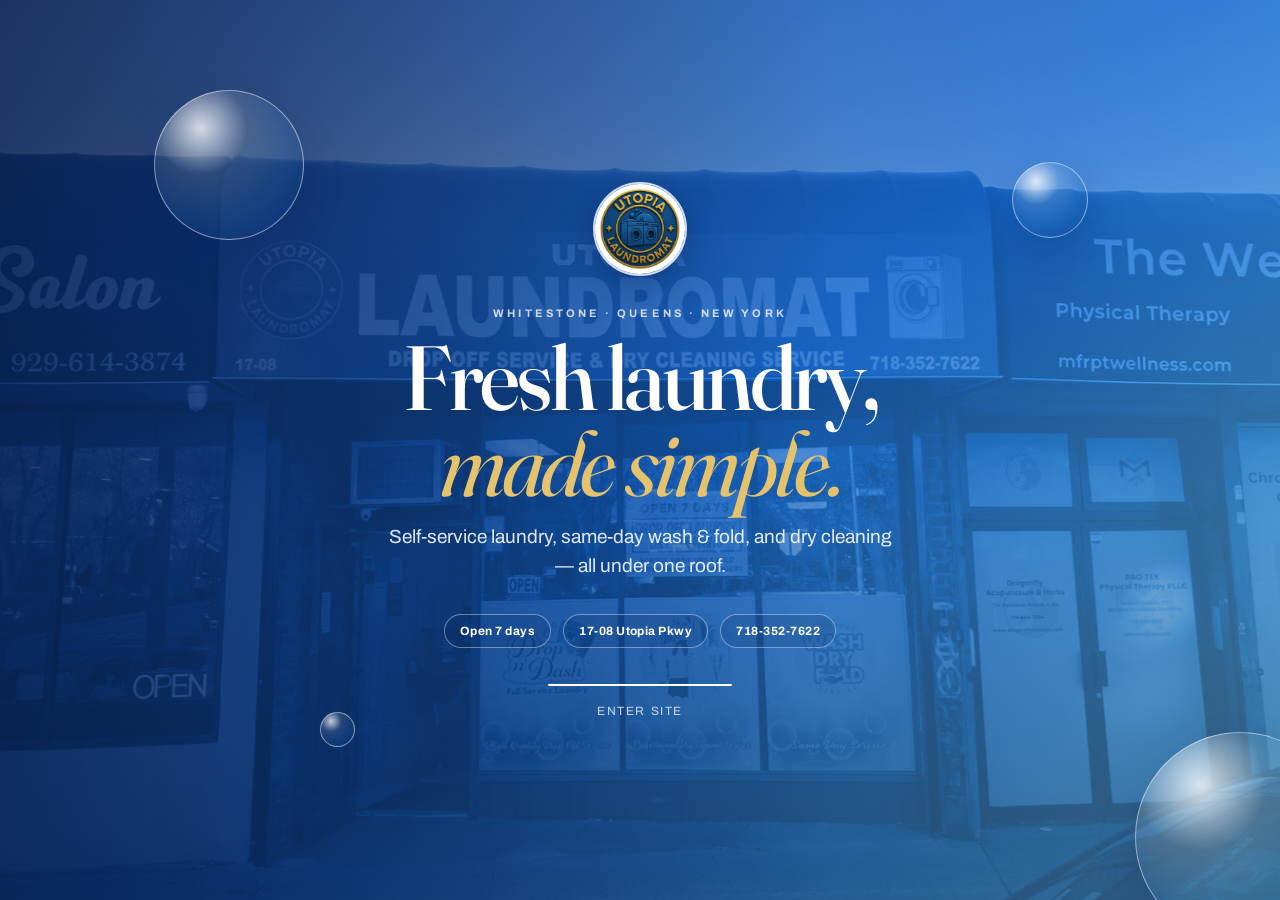
<file: index.html>
<!DOCTYPE html>
<html lang="en">
<head>
<meta charset="UTF-8">
<meta name="viewport" content="width=device-width, initial-scale=1.0">
<meta name="description" content="Utopia Laundromat, Whitestone, NY.">
<title>Utopia Laundromat — Welcome</title>
<link rel="icon" href="images/logo.jpg">
<style>
@import url('https://fonts.googleapis.com/css2?family=Archivo:wght@500;600;700;800&family=Fraunces:opsz,wght@9..144,400;9..144,500;9..144,600&display=swap');
:root{--navy:#102f74;--blue:#2670d9;--cream:#fffdfa;--gold:#e5c36c}
*{box-sizing:border-box} html,body{height:100%;margin:0} body{overflow:hidden;background:var(--navy);color:var(--cream);font-family:Archivo,Arial,sans-serif}
.screen{position:relative;min-height:100%;isolation:isolate;display:grid;place-items:center;overflow:hidden;background:linear-gradient(137deg,#0c2a67 0%,#1965c3 53%,#71c4ef 100%)}
.screen::after{content:"";position:absolute;inset:0;z-index:-1;background:linear-gradient(90deg,rgba(6,22,59,.56),transparent 65%),linear-gradient(0deg,rgba(4,20,57,.38),transparent 52%)}
.store{position:absolute;inset:0;z-index:-2;width:100%;height:100%;object-fit:cover;opacity:.32;mix-blend-mode:luminosity;transform:scale(1.06);animation:photo 2.7s cubic-bezier(.2,.8,.2,1) forwards}
.b{position:absolute;border-radius:50%;border:1px solid rgba(255,255,255,.48);background:radial-gradient(circle at 31% 25%,rgba(255,255,255,.8),rgba(255,255,255,.13) 31%,rgba(99,193,255,.12) 58%,rgba(0,29,92,.13));box-shadow:inset -9px -12px 22px rgba(0,47,138,.17),0 18px 40px rgba(0,32,95,.2);animation:float 4.4s ease-in-out infinite alternate}
.b1{width:150px;height:150px;top:10%;left:12%;animation-delay:-1.8s}.b2{width:76px;height:76px;right:15%;top:18%;animation-delay:-.5s}.b3{width:210px;height:210px;right:-65px;bottom:-42px;animation-delay:-2.2s}.b4{width:35px;height:35px;left:25%;bottom:17%;animation-delay:-3s}
.content{width:min(920px,calc(100% - 44px));text-align:center;animation:arrive .72s .12s cubic-bezier(.18,.8,.22,1) both}.logo{width:94px;height:94px;border-radius:50%;object-fit:cover;border:2px solid rgba(255,255,255,.8);box-shadow:0 10px 35px rgba(0,22,70,.35);margin-bottom:28px}.kicker{font-size:11px;letter-spacing:.28em;font-weight:700;text-transform:uppercase;opacity:.78}.content h1{font-family:Fraunces,serif;font-weight:500;font-size:clamp(46px,8vw,91px);line-height:.95;letter-spacing:-.035em;margin:15px 0}.content h1 em{font-style:italic;font-weight:400;color:var(--gold)}.content p{max-width:510px;margin:0 auto;color:rgba(255,255,255,.88);font-size:clamp(15px,2.2vw,19px);line-height:1.55}.details{display:flex;justify-content:center;gap:12px;flex-wrap:wrap;margin-top:34px}.details span{border:1px solid rgba(255,255,255,.4);border-radius:999px;padding:9px 15px;background:rgba(12,46,107,.2);font-size:12px;font-weight:700;letter-spacing:.04em}.loader{width:min(184px,54vw);height:2px;margin:36px auto 0;background:rgba(255,255,255,.28);border-radius:99px;overflow:hidden}.loader i{display:block;width:0;height:100%;background:#fff;animation:load 2.7s cubic-bezier(.65,0,.35,1) forwards}.skip{display:inline-block;margin-top:18px;color:#fff;font-size:12px;letter-spacing:.13em;text-decoration:none;text-transform:uppercase;opacity:.75}.skip:hover{opacity:1}
@keyframes arrive{from{opacity:0;transform:translateY(24px);filter:blur(7px)}to{opacity:1;transform:none;filter:none}}@keyframes photo{to{transform:scale(1)}}@keyframes load{to{width:100%}}@keyframes float{to{transform:translate3d(12px,-24px,0) scale(1.07)}}
@media (max-width:560px){.b1{left:-45px;top:4%}.b2{right:-13px}.content h1{font-size:48px}.details{gap:8px}.details span{font-size:11px;padding:8px 12px}}
</style>
</head>
<body>
<main class="screen">
  <img class="store" src="images/1.jpg" alt="">
  <i class="b b1"></i><i class="b b2"></i><i class="b b3"></i><i class="b b4"></i>
  <section class="content" aria-label="Welcome to Utopia Laundromat">
    <img class="logo" src="images/logo.jpg" alt="Utopia Laundromat">
    <div class="kicker">Whitestone · Queens · New York</div>
    <h1>Fresh laundry,<br><em>made simple.</em></h1>
    <p>Self-service laundry, same-day wash &amp; fold, and dry cleaning — all under one roof.</p>
    <div class="details"><span>Open 7 days</span><span>17-08 Utopia Pkwy</span><span>718-352-7622</span></div>
    <div class="loader" aria-hidden="true"><i></i></div>
    <a class="skip" href="home.html">Enter site</a>
  </section>
</main>
<script>setTimeout(()=>location.replace('home.html'),2800);</script>
</body>
</html>
</file>
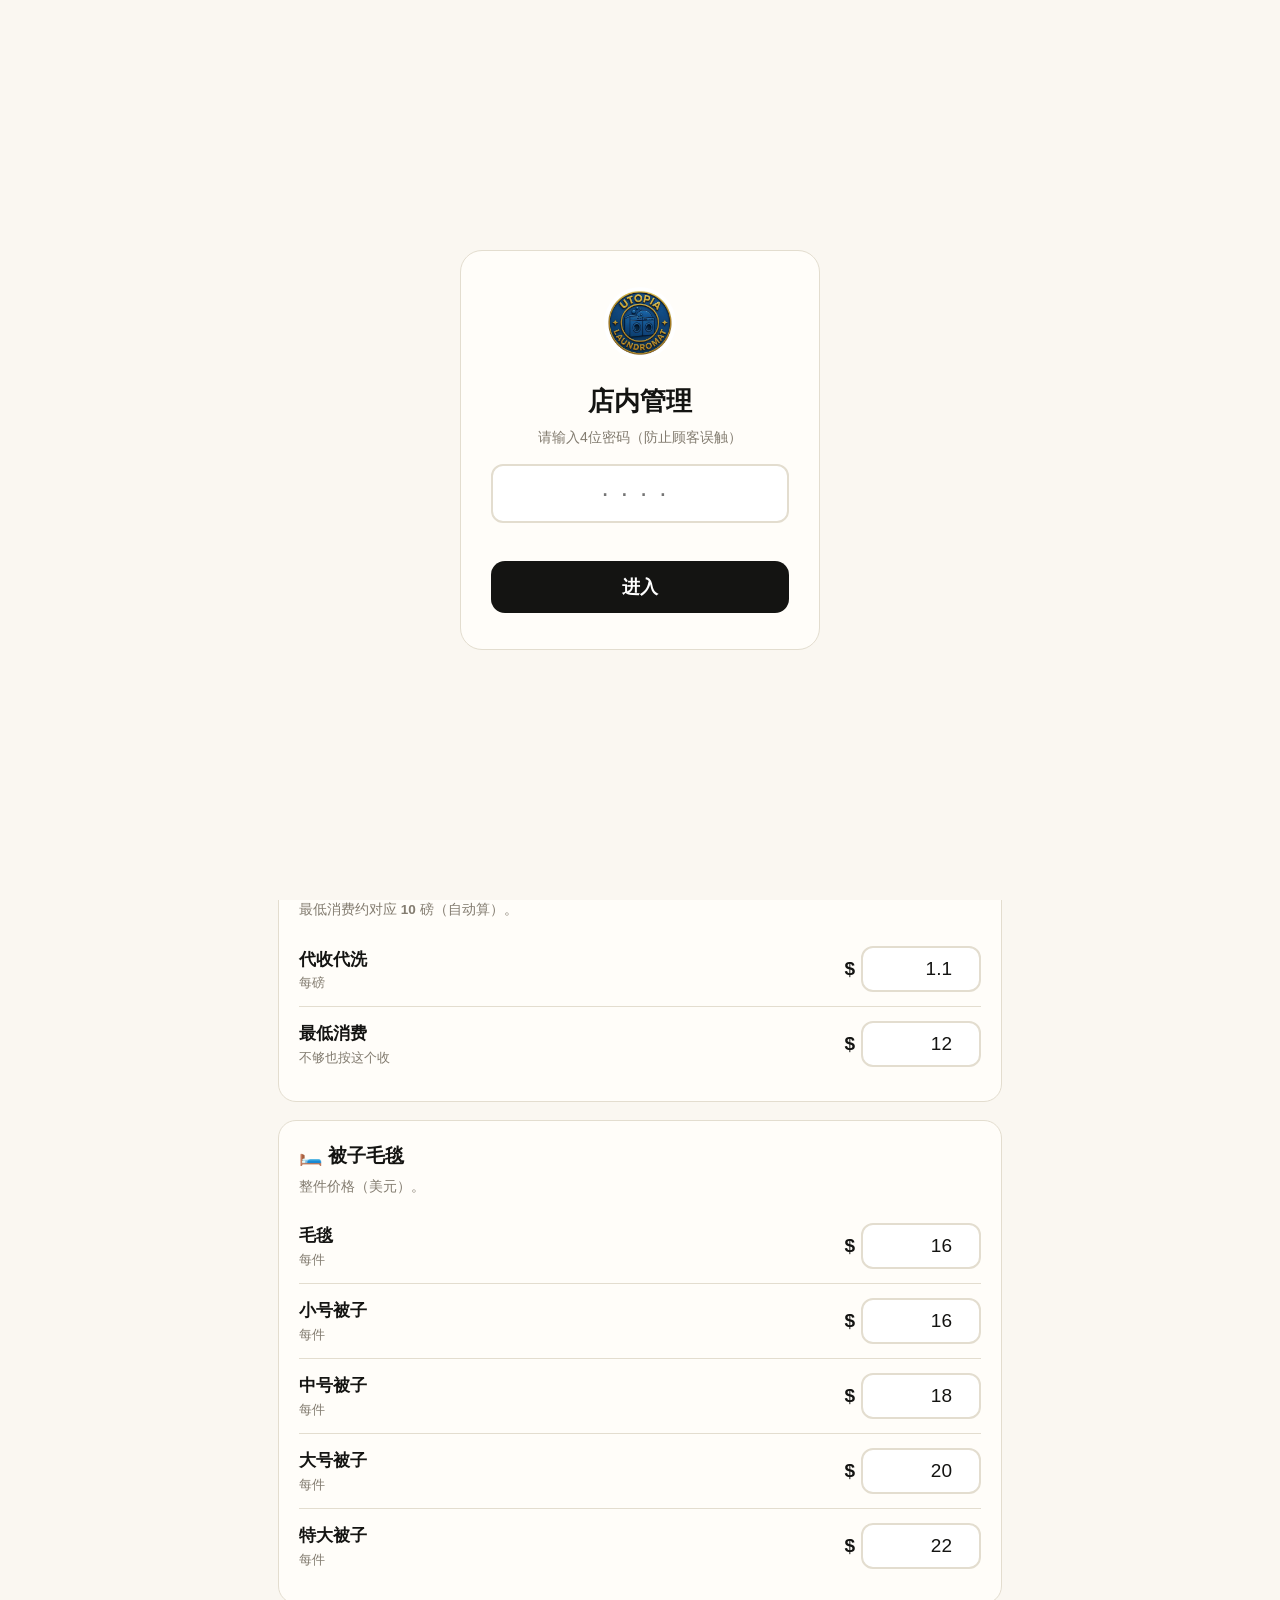
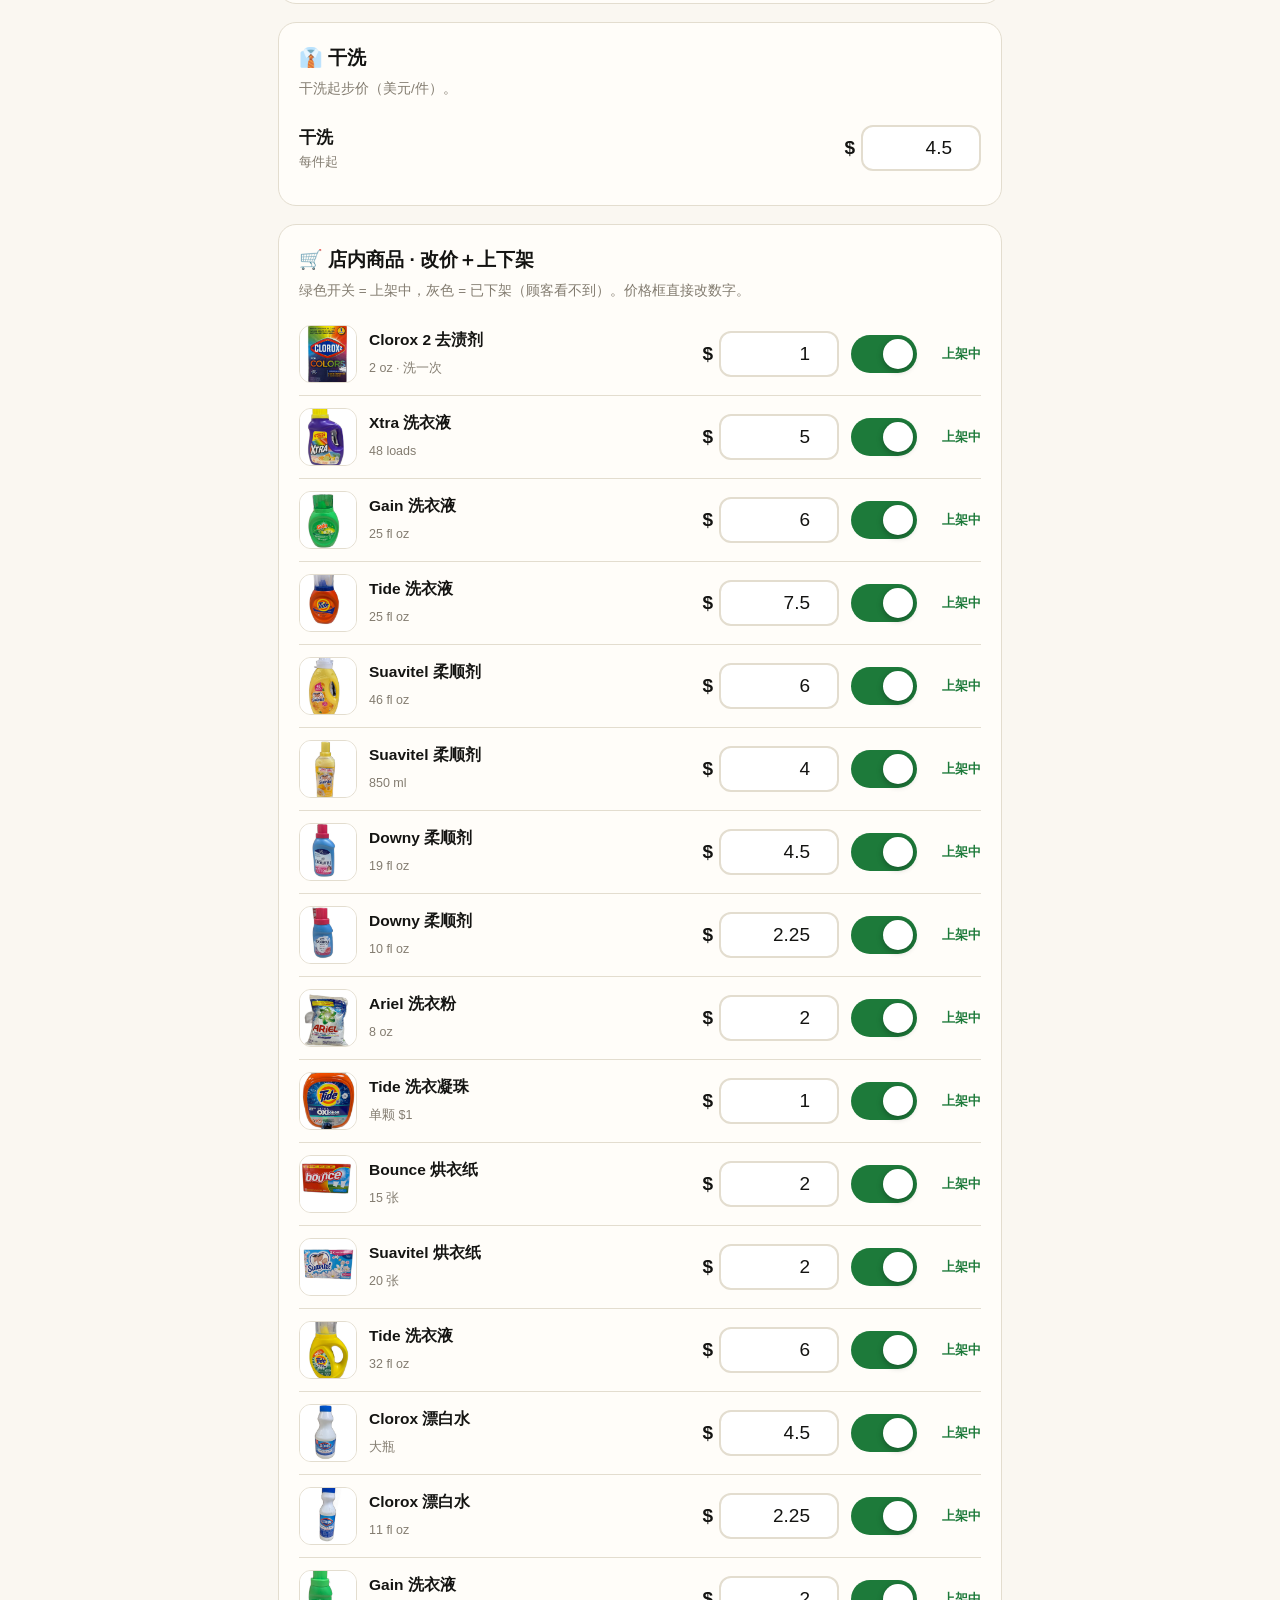
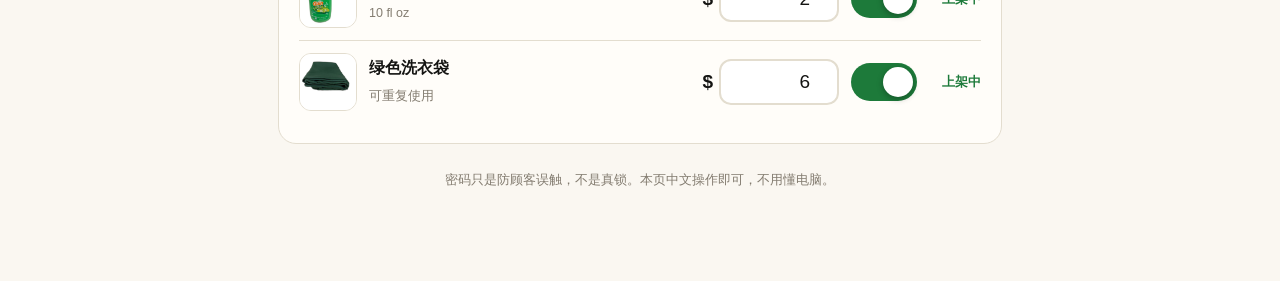
<file: admin.html>
<!DOCTYPE html>
<html lang="zh-CN">
<head>
<meta charset="UTF-8">
<meta name="viewport" content="width=device-width, initial-scale=1.0">
<title>店内管理 · Utopia Laundromat</title>
<link rel="icon" href="images/logo.jpg">
<style>
:root{--ink:#141412;--paper:#faf7f1;--card:#fffdf9;--line:#e3ddcf;--muted:#837c70;--blue:#1b3fcc;--green:#1d7a3a;--red:#b3261e;--radius:18px}
*{box-sizing:border-box}body{margin:0;background:var(--paper);color:var(--ink);font-family:-apple-system,"PingFang SC","Hiragino Sans GB","Microsoft YaHei",sans-serif;font-size:17px;line-height:1.6}
.wrap{max-width:760px;margin:0 auto;padding:24px 18px 90px}
header.top{position:sticky;top:0;z-index:5;background:var(--paper);border-bottom:1px solid var(--line);padding:14px 0}
header.top .wrap{padding-top:0;padding-bottom:0;display:flex;align-items:center;gap:12px;flex-wrap:wrap}
header.top img{width:44px;height:44px;border-radius:50%}
header.top b{font-size:19px}
.badge{background:#e9f5ec;color:var(--green);font-size:13px;font-weight:700;border-radius:999px;padding:4px 12px}
h1{font-size:26px;margin:26px 0 6px}
.sub{color:var(--muted);font-size:15px;margin:0 0 8px}
section.card{background:var(--card);border:1px solid var(--line);border-radius:var(--radius);padding:20px;margin:18px 0}
section.card h2{font-size:19px;margin:0 0 4px}
section.card .hint{font-size:13.5px;color:var(--muted);margin:0 0 12px}
.row{display:flex;align-items:center;gap:12px;padding:13px 0;border-top:1px solid var(--line)}
.row:first-of-type{border-top:0}
.row label{flex:1;font-weight:600}
.row label small{display:block;font-weight:400;color:var(--muted);font-size:13px}
.money{display:flex;align-items:center;gap:6px}
.money b{font-size:19px}
input[type=number]{font-size:19px;padding:10px 12px;border:2px solid var(--line);border-radius:12px;width:120px;text-align:right;background:#fff;color:var(--ink)}
input[type=number]:focus{outline:none;border-color:var(--blue)}
input[type=number].bad{border-color:var(--red);background:#fdeceb}
.prod{display:flex;align-items:center;gap:12px;padding:12px 0;border-top:1px solid var(--line)}
.prod:first-of-type{border-top:0}
.prod img{width:58px;height:58px;object-fit:cover;border-radius:12px;border:1px solid var(--line);background:#fff}
.prod .nm{flex:1}.prod .nm b{display:block;font-size:15.5px}.prod .nm small{color:var(--muted);font-size:12.5px}
.switch{position:relative;width:66px;height:38px;flex:0 0 auto;border:0;border-radius:999px;background:#c9c4b4;cursor:pointer;transition:.25s}
.switch::after{content:"";position:absolute;top:4px;left:4px;width:30px;height:30px;border-radius:50%;background:#fff;transition:.25s;box-shadow:0 2px 6px rgba(0,0,0,.3)}
.switch[aria-checked="true"]{background:var(--green)}
.switch[aria-checked="true"]::after{left:32px}
.stxt{font-size:12.5px;font-weight:700;min-width:52px;text-align:right}
.stxt.on{color:var(--green)}.stxt.off{color:var(--red)}
.btnrow{display:flex;gap:12px;flex-wrap:wrap;margin:22px 0}
button.big{flex:1;min-width:150px;font-size:17px;font-weight:800;border-radius:14px;padding:15px;cursor:pointer;border:2px solid var(--ink)}
button.primary{background:var(--ink);color:#fff}
button.plain{background:#fff;color:var(--ink)}
button.danger{background:#fff;color:var(--red);border-color:var(--red)}
ol.steps{background:#fff;border:1px dashed var(--line);border-radius:14px;padding:16px 18px 16px 40px;font-size:15px}
#toast{position:fixed;left:50%;bottom:26px;transform:translateX(-50%) translateY(20px);background:var(--ink);color:#fff;font-weight:700;border-radius:999px;padding:12px 26px;opacity:0;pointer-events:none;transition:.3s;z-index:60}
#toast.show{opacity:1;transform:translateX(-50%)}
#pinGate{position:fixed;inset:0;background:var(--paper);z-index:100;display:grid;place-items:center;padding:20px}
#pinGate .box{background:var(--card);border:1px solid var(--line);border-radius:22px;padding:36px 30px;text-align:center;max-width:360px;width:100%}
#pinGate input{font-size:26px;letter-spacing:12px;text-align:center;width:100%;padding:12px;border:2px solid var(--line);border-radius:12px;margin:16px 0}
#pinGate .err{color:var(--red);font-size:14px;min-height:22px}
#pinGate button{width:100%;font-size:18px;font-weight:800;background:var(--ink);color:#fff;border:0;border-radius:14px;padding:14px;cursor:pointer}
.warnbar{display:none;background:#fff7e0;border:1px solid #e5c36c;border-radius:14px;padding:12px 16px;font-size:14.5px;margin:14px 0}
footer.note{color:var(--muted);font-size:13px;text-align:center;margin-top:26px}
</style>
</head>
<body>
<div id="pinGate">
  <div class="box">
    <img src="images/logo.jpg" alt="" width="72" height="72" style="border-radius:50%">
    <h2 style="margin:14px 0 4px">店内管理</h2>
    <p style="color:var(--muted);font-size:14px;margin:0">请输入4位密码（防止顾客误触）</p>
    <input id="pinInput" type="password" inputmode="numeric" maxlength="4" placeholder="····" autocomplete="off">
    <div class="err" id="pinErr"></div>
    <button id="pinGo">进入</button>
  </div>
</div>

<header class="top"><div class="wrap">
  <img src="images/logo.jpg" alt="">
  <b>店内管理</b><span class="badge">改价 · 上下架</span>
  <span style="flex:1"></span>
  <a href="home.html" style="font-size:15px">去首页看效果 →</a>
</div></header>

<div class="wrap">
  <div class="warnbar" id="storeWarn">⚠️ 当前浏览器存不住设置（可能是无痕模式）。你照样可以改、可以导出文件，但换浏览器后要重新导一次。</div>

  <h1>价格和商品，一页全搞定</h1>
  <p class="sub">改完自动保存。改完第 3 步别忘了：点「导出 config.js」把文件发给管理员覆盖上传，全网客人才看得到。</p>
  <ol class="steps">
    <li>下面改价格、开关商品（自动保存）。</li>
    <li>点「<b>导出 config.js</b>」下载文件。</li>
    <li>把文件发给网站管理员，覆盖上传到网站，<b>全网生效</b>。</li>
  </ol>

  <div class="btnrow">
    <button class="big primary" id="btnExport">⬇ 导出 config.js</button>
    <button class="big plain" id="btnReset">↺ 恢复默认</button>
  </div>

  <section class="card" id="secWash"><h2>🧺 自助洗衣</h2><p class="hint">投币洗衣机和烘干机单价（美元）。</p></section>
  <section class="card" id="secDrop"><h2>📦 代收代洗</h2><p class="hint">最低消费约对应 <b id="wminHint">10</b> 磅（自动算）。</p></section>
  <section class="card" id="secBed"><h2>🛏️ 被子毛毯</h2><p class="hint">整件价格（美元）。</p></section>
  <section class="card" id="secDry"><h2>👔 干洗</h2><p class="hint">干洗起步价（美元/件）。</p></section>
  <section class="card"><h2>🛒 店内商品 · 改价＋上下架</h2><p class="hint">绿色开关 = 上架中，灰色 = 已下架（顾客看不到）。价格框直接改数字。</p><div id="prodList"></div></section>

  <footer class="note">密码只是防顾客误触，不是真锁。本页中文操作即可，不用懂电脑。</footer>
</div>
<div id="toast"></div>

<script src="config.js"></script>
<script>
(function(){
  if(!window.UTOPIA_DEFAULTS || !window.UTOPIA_CFG){
    document.body.innerHTML = '<div class="wrap"><h1>打不开</h1><p>缺少 config.js，请确认 admin.html 和 config.js 在同一个文件夹里。</p></div>';
    return;
  }
  /* PIN gate (anti-tap only, not real security) */
  var PIN = "1234";
  var gate = document.getElementById("pinGate");
  document.getElementById("pinGo").addEventListener("click", function(){
    if(document.getElementById("pinInput").value === PIN){ gate.style.display = "none"; }
    else { document.getElementById("pinErr").textContent = "密码不对，再试一次"; }
  });
  document.getElementById("pinInput").addEventListener("keydown", function(e){
    if(e.key === "Enter") document.getElementById("pinGo").click();
  });

  /* storage availability */
  var storeOK = true;
  try{ localStorage.setItem("__t","1"); localStorage.removeItem("__t"); }
  catch(e){ storeOK = false; document.getElementById("storeWarn").style.display = "block"; }

  var D = window.UTOPIA_DEFAULTS, C = window.UTOPIA_CFG;
  function num(v, fb){ v = parseFloat(v); return (isFinite(v) && v >= 0 && v <= 99999) ? Math.round(v*100)/100 : fb; }
  function toast(msg){
    var t = document.getElementById("toast");
    t.textContent = msg; t.classList.add("show");
    clearTimeout(t._h); t._h = setTimeout(function(){ t.classList.remove("show"); }, 1600);
  }
  function collect(){
    var prices = {}, products = [];
    document.querySelectorAll("input[data-pkey]").forEach(function(el){
      var fb = D.prices[el.dataset.pkey];
      prices[el.dataset.pkey] = num(el.value, fb);
      el.value = prices[el.dataset.pkey];
      el.classList.remove("bad");
    });
    document.querySelectorAll(".prod[data-pid]").forEach(function(row){
      var inp = row.querySelector("input[data-pp]"), sw = row.querySelector(".switch");
      var fb = D.prices["shop."+row.dataset.pid];
      var price = num(inp.value, fb); inp.value = price; inp.classList.remove("bad");
      products.push({id:row.dataset.pid, price:price, visible:sw.getAttribute("aria-checked")==="true"});
    });
    return {prices:prices, products:products};
  }
  function save(silent){
    try{ localStorage.setItem("utopia_cfg_v1", JSON.stringify(collect())); }
    catch(e){ /* storage unavailable: export still works */ }
    refreshWmin();
    if(!silent) toast("已保存 ✓");
  }
  function markBad(el){ el.classList.add("bad"); }
  document.addEventListener("change", function(e){
    var el = e.target;
    if(el.matches("input[data-pkey], input[data-pp]")){
      var v = parseFloat(el.value);
      if(!isFinite(v) || v < 0 || v > 99999){ markBad(el); toast("请输入 0–99999 的数字"); return; }
    }
    save(false);
  });

  /* price rows */
  function priceRow(secId, key, label, sub){
    var sec = document.getElementById(secId);
    var div = document.createElement("div");
    div.className = "row";
    div.innerHTML = '<label>'+label+(sub?'<small>'+sub+'</small>':'')+'</label><span class="money"><b>$</b><input type="number" data-pkey="'+key+'" step="0.01" min="0" max="99999"></span>';
    sec.appendChild(div);
  }
  priceRow("secWash","wash.small","小型洗衣机","每次");
  priceRow("secWash","wash.medium","中型洗衣机","每次");
  priceRow("secWash","wash.large","大型洗衣机","每次");
  priceRow("secWash","dryer","烘干机","每 6 分钟投币");
  priceRow("secDrop","drop.lb","代收代洗","每磅");
  priceRow("secDrop","drop.min","最低消费","不够也按这个收");
  priceRow("secBed","bed.blanket","毛毯","每件");
  priceRow("secBed","bed.s","小号被子","每件");
  priceRow("secBed","bed.m","中号被子","每件");
  priceRow("secBed","bed.l","大号被子","每件");
  priceRow("secBed","bed.down","特大被子","每件");
  priceRow("secDry","dry.from","干洗","每件起");

  /* product rows (names mirror the storefront cards in home.html) */
  var NAMES = {
    p01:["Clorox 2 去渍剂","2 oz · 洗一次"],p02:["Xtra 洗衣液","48 loads"],
    p03:["Gain 洗衣液","25 fl oz"],p04:["Tide 洗衣液","25 fl oz"],
    p05:["Suavitel 柔顺剂","46 fl oz"],p06:["Suavitel 柔顺剂","850 ml"],
    p07:["Downy 柔顺剂","19 fl oz"],p08:["Downy 柔顺剂","10 fl oz"],
    p09:["Ariel 洗衣粉","8 oz"],p10:["Tide 洗衣凝珠","单颗 $1"],
    p11:["Bounce 烘衣纸","15 张"],p12:["Suavitel 烘衣纸","20 张"],
    p13:["Tide 洗衣液","32 fl oz"],p14:["Clorox 漂白水","大瓶"],
    p15:["Clorox 漂白水","11 fl oz"],p16:["Gain 洗衣液","10 fl oz"],
    p17:["绿色洗衣袋","可重复使用"]
  };
  var list = document.getElementById("prodList");
  D.products.forEach(function(p){
    var meta = NAMES[p.id] || [p.id, ""];
    var row = document.createElement("div");
    row.className = "prod"; row.dataset.pid = p.id;
    row.innerHTML = '<img src="images/shop/'+p.id+'.jpg" alt="" loading="lazy">'
      + '<div class="nm"><b>'+meta[0]+'</b><small>'+meta[1]+'</small></div>'
      + '<span class="money"><b>$</b><input type="number" data-pp step="0.01" min="0" max="99999"></span>'
      + '<button class="switch" aria-checked="true" aria-label="上下架"></button>'
      + '<span class="stxt on">上架中</span>';
    list.appendChild(row);
    row.querySelector(".switch").addEventListener("click", function(){
      var on = this.getAttribute("aria-checked") !== "true";
      this.setAttribute("aria-checked", on ? "true" : "false");
      var t = row.querySelector(".stxt");
      t.textContent = on ? "上架中" : "已下架";
      t.className = "stxt " + (on ? "on" : "off");
      save(false);
    });
  });

  /* fill current values */
  document.querySelectorAll("input[data-pkey]").forEach(function(el){ el.value = C.prices[el.dataset.pkey]; });
  document.querySelectorAll(".prod[data-pid]").forEach(function(row){
    var p = C.getProduct(row.dataset.pid);
    if(!p) return;
    row.querySelector("input[data-pp]").value = p.price;
    var sw = row.querySelector(".switch"), t = row.querySelector(".stxt");
    sw.setAttribute("aria-checked", p.visible ? "true" : "false");
    t.textContent = p.visible ? "上架中" : "已下架";
    t.className = "stxt " + (p.visible ? "on" : "off");
  });
  function refreshWmin(){
    var el = document.getElementById("wminHint");
    if(el && window.UTOPIA_CFG) el.textContent = UTOPIA_CFG.wmin();
  }
  refreshWmin();

  /* reset */
  document.getElementById("btnReset").addEventListener("click", function(){
    if(!confirm("确定恢复全部默认价格、上架所有商品吗？")) return;
    try{ localStorage.removeItem("utopia_cfg_v1"); }catch(e){}
    location.reload();
  });

  /* export a publishable copy of config.js (keep in sync with config.js loader) */
  var LOADER = "(function(){\n"
    + '  var KEY = "utopia_cfg_v1", D = window.UTOPIA_DEFAULTS;\n'
    + "  function num(v, fb){ v = parseFloat(v); return (isFinite(v) && v >= 0 && v <= 99999) ? Math.round(v*100)/100 : fb; }\n"
    + "  function load(){\n"
    + '    try{ var o = JSON.parse(localStorage.getItem(KEY) || "{}"); return (o && typeof o === "object") ? o : {}; }\n'
    + "    catch(e){ return {}; }\n"
    + "  }\n"
    + "  var over = load(), prices = {}, k;\n"
    + "  for(k in D.prices){ prices[k] = num(over.prices && over.prices[k], D.prices[k]); }\n"
    + "  var products = D.products.map(function(p){\n"
    + "    var o = (over.products && over.products[p.id]) || {};\n"
    + "    var vis = (o.visible !== undefined) ? o.visible !== false : p.visible !== false;\n"
    + '    return {id:p.id, cat:p.cat, price:num(o.price, D.prices["shop."+p.id]), visible:vis};\n'
    + "  });\n"
    + "  function money(n){ return \"$\"+(+n).toFixed(2); }\n"
    + "  window.UTOPIA_CFG = {\n"
    + "    prices: prices,\n"
    + "    products: products,\n"
    + "    money: money,\n"
    + "    wmin: function(){\n"
    + '      var r = +(prices["drop.lb"] || 1.1); if(!(r > 0)) r = 1.1;\n'
    + '      return Math.max(1, Math.floor((+prices["drop.min"] || 12) / r));\n'
    + "    },\n"
    + "    getPrice: function(path){\n"
    + "      if(prices[path] !== undefined) return prices[path];\n"
    + '      var m = /^shop\\.(p\\d\\d)$/.exec(path || "");\n'
    + "      if(m){ var p = this.getProduct(m[1]); return p ? p.price : null; }\n"
    + "      return null;\n"
    + "    },\n"
    + "    getProduct: function(id){\n"
    + "      for(var i=0;i<products.length;i++) if(products[i].id===id) return products[i];\n"
    + "      return null;\n"
    + "    }\n"
    + "  };\n"
    + "})();\n";
  document.getElementById("btnExport").addEventListener("click", function(){
    var data = collect();
    var full = {};
    for(var k in D.prices) full[k] = data.prices[k];
    var prods = D.products.map(function(p){
      var cur = null;
      for(var i=0;i<data.products.length;i++) if(data.products[i].id===p.id) cur = data.products[i];
      return {id:p.id, cat:p.cat};
    });
    var text = "/* Utopia Laundromat — live store config: prices + product visibility.\n"
      + "   Exported from admin.html. Upload to replace config.js to publish. */\n"
      + "window.UTOPIA_DEFAULTS = "
      + JSON.stringify({prices:full, products:prods.map(function(p){
          var cur = null;
          for(var i=0;i<data.products.length;i++) if(data.products[i].id===p.id) cur = data.products[i];
          return {id:p.id, cat:p.cat, price:cur?cur.price:0, visible:cur?cur.visible:true};
        })}, null, 2)
      + ";\n" + LOADER;
    // loader reads price from D.prices["shop."+id]; exported products carry price too (harmless mirror)
    var blob = new Blob([text], {type:"text/javascript"});
    var a = document.createElement("a");
    a.href = URL.createObjectURL(blob);
    a.download = "config.js";
    document.body.appendChild(a); a.click();
    setTimeout(function(){ URL.revokeObjectURL(a.href); a.remove(); }, 500);
    toast("已导出 ✓ 发给管理员覆盖上传");
  });
})();
</script>
</body>
</html>
</file>
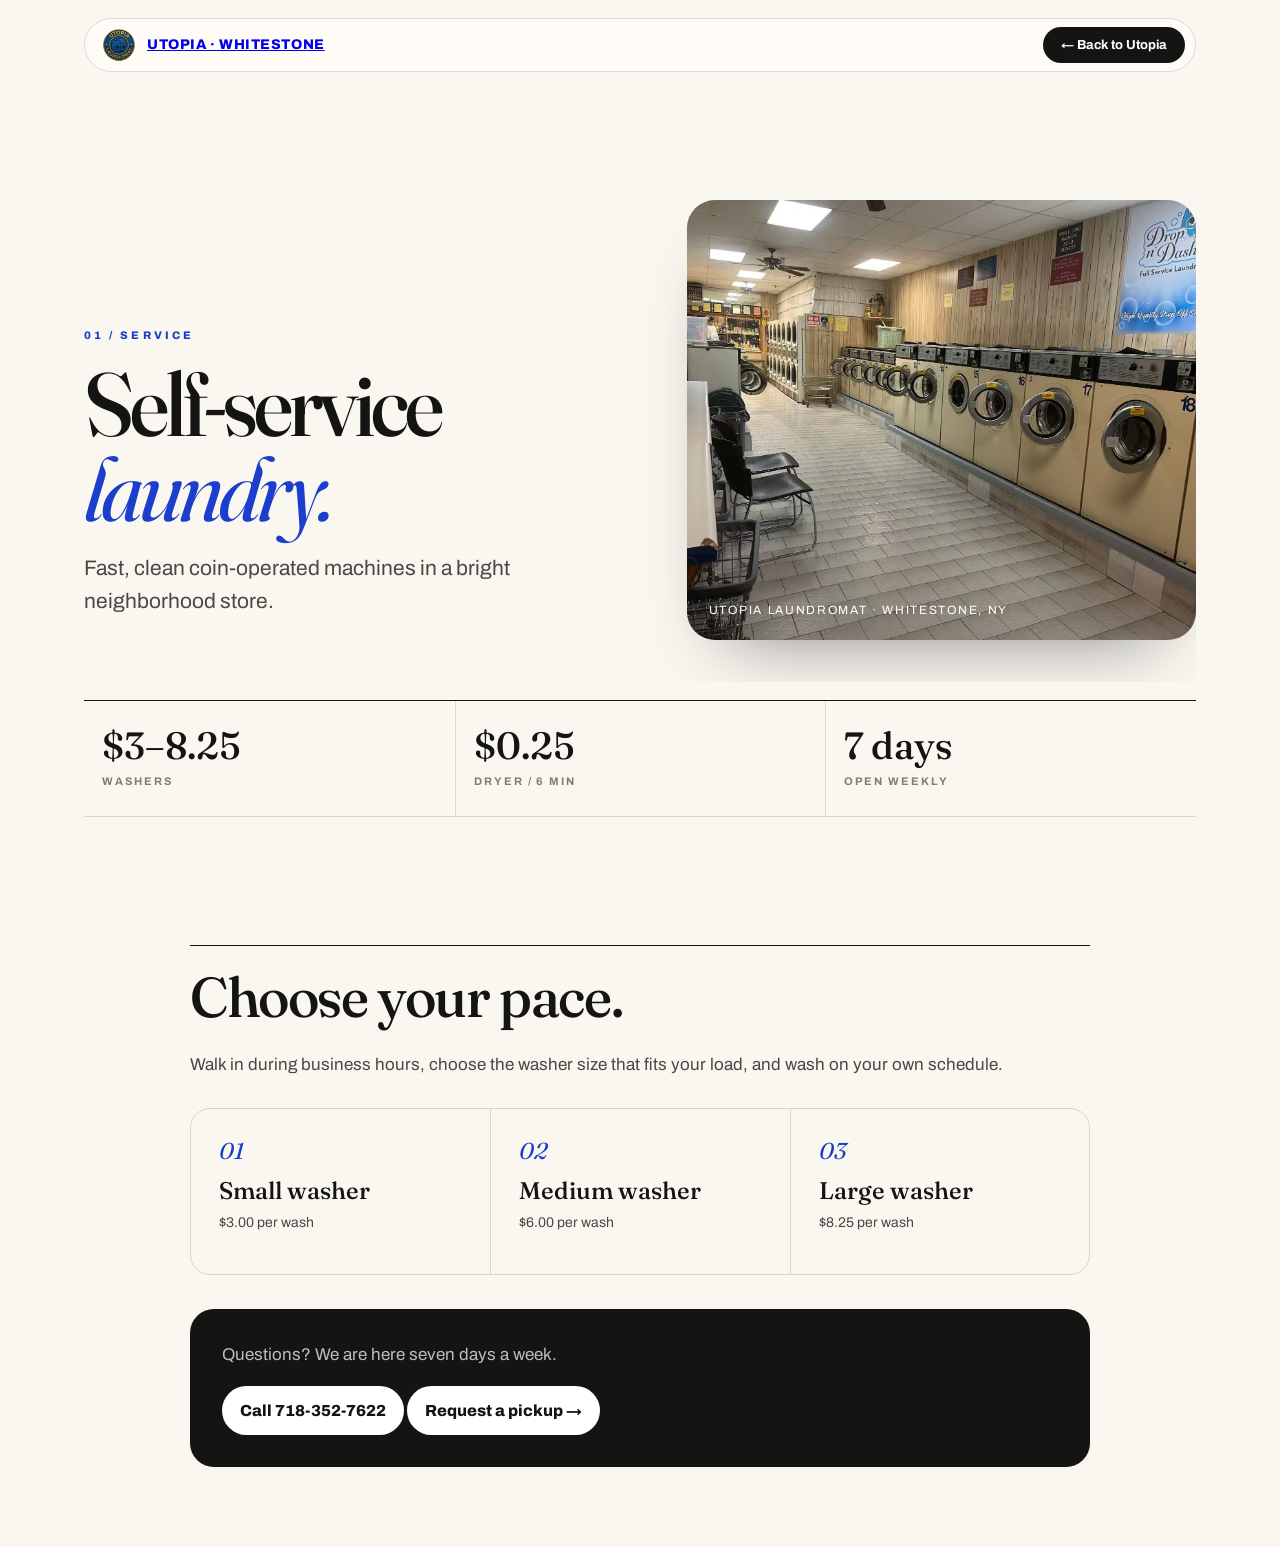
<file: detail.html>
<!doctype html>
<html lang="en">
<head>
<meta charset="utf-8">
<meta name="viewport" content="width=device-width,initial-scale=1">
<title>Utopia Laundromat</title>
<link rel="icon" href="images/logo.jpg">
<style>
@import url('https://fonts.googleapis.com/css2?family=Archivo:wght@400;600;700;800&family=Fraunces:opsz,wght@9..144,400;9..144,500;9..144,600&display=swap');
:root{--ink:#141412;--paper:#faf7f1;--blue:#1b3fcc;--line:rgba(20,20,18,.14);--muted:#837c70;--serif:Fraunces,'Noto Serif SC',serif;--sans:Archivo,'Microsoft YaHei',sans-serif}*{box-sizing:border-box}html{scroll-behavior:smooth}body{margin:0;background:var(--paper);color:var(--ink);font-family:var(--sans);font-size:16px;line-height:1.6}.page{max-width:1240px;margin:auto;padding:18px clamp(20px,5vw,68px) 80px}.bar{display:flex;align-items:center;justify-content:space-between;gap:16px;border:1px solid var(--line);border-radius:999px;padding:8px 10px 8px 16px;background:rgba(255,253,249,.87);position:sticky;top:14px;z-index:2;backdrop-filter:blur(16px)}.brand{display:flex;gap:10px;align-items:center;font-weight:800;font-size:14px;letter-spacing:.04em}.brand img{width:36px;height:36px;border-radius:50%;object-fit:cover}.back{border:0;background:var(--ink);color:#fff;border-radius:999px;padding:11px 18px;font:700 13px var(--sans);cursor:pointer}.back:hover{background:var(--blue)}.hero{position:relative;display:grid;grid-template-columns:1.05fr .95fr;min-height:500px;align-items:end;padding:clamp(70px,10vw,130px) 0 42px;gap:40px;overflow:hidden}.hero:before{content:'';position:absolute;z-index:-1;width:380px;height:380px;border-radius:50%;right:11%;top:22%;background:radial-gradient(circle,rgba(45,109,216,.22),transparent 67%);filter:blur(3px)}.eyebrow{font-size:11px;font-weight:800;letter-spacing:.28em;text-transform:uppercase;color:var(--blue)}h1{font:500 clamp(52px,7vw,102px)/.95 var(--serif);letter-spacing:-.045em;margin:16px 0 20px}h1 em{font-style:italic;color:var(--blue);font-weight:400}.intro{font-size:clamp(17px,2vw,21px);max-width:560px;color:#494842}.image-wrap{height:440px;overflow:hidden;border-radius:28px;position:relative;box-shadow:0 35px 70px -40px rgba(0,0,0,.5)}.image-wrap img{width:100%;height:100%;object-fit:cover}.image-wrap:after{content:'';position:absolute;inset:0;background:linear-gradient(180deg,transparent 45%,rgba(0,0,0,.32))}.caption{position:absolute;bottom:20px;left:22px;color:#fff;font-size:12px;letter-spacing:.14em;text-transform:uppercase;z-index:1}.info{display:grid;grid-template-columns:repeat(3,1fr);border-top:1px solid var(--ink);border-bottom:1px solid var(--line);margin-top:18px}.info div{padding:24px 18px;border-left:1px solid var(--line)}.info div:first-child{border-left:0}.info b{display:block;font:500 clamp(24px,3vw,38px)/1.1 var(--serif)}.info span{font-size:11px;color:var(--muted);font-weight:700;letter-spacing:.18em;text-transform:uppercase}.detail{max-width:900px;margin:clamp(70px,10vw,130px) auto 0;border-top:1px solid var(--ink);padding-top:22px}.detail h2{font:500 clamp(32px,5vw,56px)/1.05 var(--serif);letter-spacing:-.025em;margin:0 0 24px}.detail p{font-size:17px;color:#484742}.grid{display:grid;grid-template-columns:repeat(3,1fr);border:1px solid var(--line);border-radius:20px;overflow:hidden;margin-top:30px}.card{padding:28px;border-left:1px solid var(--line);min-height:165px}.card:first-child{border-left:0}.card .num{font:400 23px var(--serif);font-style:italic;color:var(--blue)}.card h3{font:500 24px/1.15 var(--serif);margin:12px 0 7px}.card p{font-size:14px;margin:0}.numbers{display:grid;grid-template-columns:repeat(4,1fr);gap:10px;margin-top:28px}.numbers b{display:grid;place-items:center;border-radius:16px;background:var(--ink);color:#fff;min-height:74px;font:500 clamp(24px,4vw,40px) var(--serif)}.rules{margin:30px 0;padding:0;list-style:none}.rules li{border-top:1px solid var(--line);padding:16px 0;font-size:16px}.rules li:before{content:'◆';color:var(--blue);font-size:11px;margin-right:12px}.callout{background:var(--ink);color:#fff;border-radius:24px;padding:32px;margin-top:34px}.callout p{color:rgba(255,255,255,.72);margin:0 0 17px}.callout a{display:inline-block;background:#fff;color:var(--ink);border-radius:999px;padding:12px 18px;font-weight:800;text-decoration:none}.fade{animation:fade .75s cubic-bezier(.2,.7,.2,1) both}@keyframes fade{from{opacity:0;transform:translateY(18px)}to{opacity:1;transform:none}}@media(max-width:720px){.hero{grid-template-columns:1fr;padding-top:72px;gap:26px}.image-wrap{height:280px;order:-1}.info{grid-template-columns:1fr}.info div{border-left:0;border-top:1px solid var(--line)}.info div:first-child{border-top:0}.grid{grid-template-columns:1fr}.card{border-left:0;border-top:1px solid var(--line)}.card:first-child{border-top:0}.numbers{grid-template-columns:1fr 1fr}.brand span{display:none}}
</style>
</head>
<body>
<main class="page fade">
  <header class="bar"><a class="brand" href="home.html"><img src="images/logo.jpg" alt="Utopia Laundromat"><span>UTOPIA · WHITESTONE</span></a><button class="back" onclick="goBack()">← Back to Utopia</button></header>
  <section class="hero"><div><div class="eyebrow" id="eyebrow"></div><h1 id="title"></h1><p class="intro" id="intro"></p></div><div class="image-wrap"><img id="photo" alt=""><span class="caption">Utopia Laundromat · Whitestone, NY</span></div></section>
  <section class="info" id="facts"></section>
  <article class="detail"><h2 id="heading"></h2><p id="copy"></p><div id="content"></div><div class="callout"><p>Questions? We are here seven days a week.</p><a href="tel:7183527622">Call 718-352-7622</a> <a href="home.html#quote">Request a pickup →</a></div></article>
</main>
<script src="config.js"></script>
<script>
const topics={
 'self-service':{eyebrow:'01 / SERVICE',title:'Self-service<br><em>laundry.</em>',intro:'Fast, clean coin-operated machines in a bright neighborhood store.',image:'3.jpg',facts:[['$3–8.25','Washers'],['$0.25','Dryer / 6 min'],['7 days','Open weekly']],heading:'Choose your pace.',copy:'Walk in during business hours, choose the washer size that fits your load, and wash on your own schedule.',cards:[['Small washer','$3.00 per wash'],['Medium washer','$6.00 per wash'],['Large washer','$8.25 per wash']]},
 dropoff:{eyebrow:'02 / SERVICE',title:'Wash, dry<br><em>& fold.</em>',intro:'Leave the laundry with us and pick it up fresh, folded, and ready.',image:'4.jpg',facts:[['$1.10','Per pound'],['10 lbs','Minimum'],['Same day','Available']],heading:'Four simple steps.',copy:'Bring it in, receive your price, and let our team sort, wash, dry and fold everything. Shirts are returned on hangers.',cards:[['01 / Bring it in','We weigh your order and quote it right away.'],['02 / We handle it','Sorted, washed, dried and neatly folded.'],['03 / Pick it up','Same-day pickup is available for qualifying orders.']]},
 'dry-cleaning':{eyebrow:'03 / SERVICE',title:'Care for<br><em>the delicate.</em>',intro:'Professional dry cleaning for the pieces that need extra care.',image:'5.jpg',facts:[['From $4.50','Per item'],['Suits','Coats · dresses'],['Ask us','About special items']],heading:'Detail matters.',copy:'Bring in suits, coats, dresses and delicate garments. We will help you choose the right care for each piece.',cards:[['Suits','Professional finishing for your everyday formalwear.'],['Outerwear','Care for coats and seasonal layers.'],['Delicates','Thoughtful treatment for special fabrics.']]},
 lucky:{eyebrow:'STORE EVENT',title:'Lucky receipt<br><em>draw.</em>',intro:'Every drop-off order may bring a small surprise. Keep your receipt.',image:'8.jpg',facts:[['8','Current numbers'],['More orders','More chances'],['Mystery gift','For selected winners']],heading:'Check your receipt.',copy:'If your drop-off receipt shows one of the current lucky numbers, you may be selected for a mystery gift. We notify winners by phone message.',numbers:['1888','2888','3888','4888','5888','6888','7888','8888','9888'],rules:['Keep your receipt after every drop-off order.','When a complete group of numbers has appeared, a new group begins.','Please leave a current phone number with your drop-off order.','More drop-off orders mean more chances to win.']},
 gift:{eyebrow:'STORE UPDATE',title:'Give the gift<br><em>of time.</em>',intro:'Prepaid cards and gift certificates are available in store.',image:'7.jpg',facts:[['In store','Available now'],['Prepaid','Easy to reload'],['Gift cards','For any occasion']],heading:'A useful gift, ready when they are.',copy:'Ask our team about prepaid cards and gift certificates during your next visit. They are a simple way to make laundry easier for someone you care about.',cards:[['Prepaid cards','Convenient for your regular laundry routine.'],['Gift certificates','A practical gift for family, friends, or neighbors.'],['Ask in store','Our team can share the current options.']]},
 careers:{eyebrow:'JOIN OUR TEAM',title:'Work with<br><em>the community.</em>',intro:'We are looking for reliable people who care about service and a tidy store.',image:'10.jpg',facts:[['2','Current roles'],['English + Chinese','For laundry staff'],['Apply','By email or phone']],heading:'Current openings.',copy:'Interested in joining Utopia Laundromat? Call or email us to ask about current availability and application details.',cards:[['Laundry staff','1–2 years of laundry-industry experience. Fluent English and Chinese.'],['Flyer delivery staff','Comfortable with local directions and extended walking.']]},
 p01:{eyebrow:'SHOP / STAIN REMOVER',title:'Clorox 2<br><em>for Colors.</em>',intro:'A single-use stain remover made for colored laundry.',image:'shop/p01.jpg',facts:[['$1.00','Single box'],['1 load','2 oz packet'],['In store','While supplies last']],heading:'One box, one wash.',copy:'Tough on grass, coffee and dirt, gentle on colors. Pick up a single-use box in store.',cards:[['Single use','One 2 oz packet covers one full load.'],['For colors','Helps remove stains while keeping colors bright.'],['In store','Available during business hours.']]},
 p02:{eyebrow:'SHOP / DETERGENT',title:'Xtra<br><em>Calypso Fresh.</em>',intro:'A value-size detergent with a fresh tropical scent.',image:'shop/p02.jpg',facts:[['$5.00','This bottle'],['48 loads','57.6 fl oz'],['In store','While supplies last']],heading:'Big bottle, small price.',copy:'Calypso Fresh scent in a 48-load bottle. A solid everyday choice for family laundry.',cards:[['48 loads','One bottle covers dozens of washes.'],['Fresh scent','Calypso Fresh leaves clothes smelling clean.'],['In store','Available during business hours.']]},
 p03:{eyebrow:'SHOP / DETERGENT',title:'Gain<br><em>Original.</em>',intro:'The classic Gain scent customers ask for by name.',image:'shop/p03.jpg',facts:[['$6.00','This bottle'],['25 fl oz','Original scent'],['In store','While supplies last']],heading:'The smell of clean.',copy:'Gain Original in a 25 fl oz bottle. Add it to any wash for that long-lasting freshness.',cards:[['Original scent','The classic fragrance people recognize.'],['25 fl oz','A handy mid-size bottle.'],['In store','Available during business hours.']]},
 p04:{eyebrow:'SHOP / DETERGENT',title:'Tide<br><em>Original.</em>',intro:'America\u2019s best-known detergent, ready when you are.',image:'shop/p04.jpg',facts:[['$7.50','This bottle'],['25 fl oz','Original scent'],['In store','While supplies last']],heading:'The trusted orange bottle.',copy:'Tide Original in a 25 fl oz bottle. Strong cleaning power for everyday loads.',cards:[['Trusted brand','A long-time favorite for tough stains.'],['25 fl oz','Good for many washes.'],['In store','Available during business hours.']]},
 p05:{eyebrow:'SHOP / SOFTENER',title:'Suavitel<br><em>Morning Sun.</em>',intro:'Fabric softener with 45 days of freshness.',image:'shop/p05.jpg',facts:[['$6.00','This bottle'],['46 loads','46 fl oz'],['In store','While supplies last']],heading:'Softness that lasts.',copy:'Suavitel Morning Sun softens fabrics and keeps them fresh for weeks. A favorite with our Spanish-speaking customers.',cards:[['46 loads','A large bottle for regular use.'],['Morning Sun','A bright, sunny fragrance.'],['In store','Available during business hours.']]},
 p06:{eyebrow:'SHOP / SOFTENER',title:'Suavitel<br><em>Cuidado Superior.</em>',intro:'Extra-care softener with 100% more fragrance.',image:'shop/p06.jpg',facts:[['$4.00','This bottle'],['850 ml','Superior care'],['In store','While supplies last']],heading:'Superior care, superior scent.',copy:'Suavitel Cuidado Superior with longer-lasting fragrance and duration. Gentle on fabrics, strong on freshness.',cards:[['850 ml','A generous bottle for the price.'],['Longer fragrance','100% more fragrance and duration.'],['In store','Available during business hours.']]},
 p07:{eyebrow:'SHOP / SOFTENER',title:'Downy Ultra<br><em>April Fresh.</em>',intro:'3X freshness in the classic April Fresh scent.',image:'shop/p07.jpg',facts:[['$4.50','This bottle'],['19 fl oz','23 loads'],['In store','While supplies last']],heading:'Triple the freshness.',copy:'Downy Ultra April Fresh gives fabrics 3X longer-lasting scent versus the original. Soft, fresh, ready to wear.',cards:[['3X freshness','Longer-lasting scent in every wash.'],['April Fresh','The classic clean-outdoors fragrance.'],['In store','Available during business hours.']]},
 p08:{eyebrow:'SHOP / SOFTENER',title:'Downy Soft<br><em>April Fresh.</em>',intro:'A compact 2-in-1 softener for smaller loads.',image:'shop/p08.jpg',facts:[['$2.25','This bottle'],['12 loads','10 fl oz'],['In store','While supplies last']],heading:'Small bottle, same softness.',copy:'Downy Soft April Fresh 2-in-1 in a compact 10 fl oz bottle. Perfect for a quick self-service visit.',cards:[['12 loads','Just right for a few visits.'],['2-in-1','Softness plus freshness together.'],['In store','Available during business hours.']]},
 p09:{eyebrow:'SHOP / DETERGENT',title:'Ariel<br><em>2X Power.</em>',intro:'Powder detergent for whites and colors, original scent.',image:'shop/p09.jpg',facts:[['$2.00','This bag'],['8 oz','Powder'],['In store','While supplies last']],heading:'Double power powder.',copy:'Ariel Doble Poder powder helps remove stains in one wash and dissolves fast. Works on whites and colors.',cards:[['2X power','Extra stain-fighting strength.'],['Fast dissolving','Dissolves quickly in the wash.'],['In store','Available during business hours.']]},
 p10:{eyebrow:'SHOP / LAUNDRY PODS',title:'Tide Pod<br><em>Ultra OXI.</em>',intro:'Single pods with OXI stain and odor eliminators. One dollar each.',image:'shop/p10.jpg',facts:[['$1.00','Per pod'],['Single pods','Sold individually'],['In store','While supplies last']],heading:'One pod, one dollar.',copy:'Single Tide Power Pods Ultra OXI with detergent, stain removers and odor eliminators. Grab one with your wash. No measuring, no mess.',cards:[['Single pod','$1 each. One pod covers one load.'],['OXI boost','Extra stain and odor fighting power.'],['In store','Available during business hours.']]},
 p11:{eyebrow:'SHOP / DRYER SHEETS',title:'Bounce<br><em>Outdoor Fresh.</em>',intro:'5-in-1 dryer sheets for soft, static-free laundry.',image:'shop/p11.jpg',facts:[['$2.00','This box'],['15 sheets','Outdoor Fresh'],['In store','While supplies last']],heading:'Five benefits, one sheet.',copy:'Bounce 5-in-1 sheets fight wrinkles, reduce static, soften clothes, add long-lasting scent and repel lint.',cards:[['5-in-1','Wrinkles, static, softness, scent, lint.'],['Outdoor Fresh','Smells like line-dried laundry.'],['In store','Available during business hours.']]},
 p12:{eyebrow:'SHOP / DRYER SHEETS',title:'Suavitel<br><em>Field Flowers.</em>',intro:'Dryer sheets with 2X longer-lasting fragrance.',image:'shop/p12.jpg',facts:[['$2.00','This box'],['20 sheets','Field Flowers'],['In store','While supplies last']],heading:'Flowers that linger.',copy:'Suavitel Field Flowers sheets reduce static and leave a 2X longer-lasting floral fragrance on your clothes.',cards:[['20 sheets','Plenty for many dryer cycles.'],['Reduces static','Softer, cling-free clothes.'],['In store','Available during business hours.']]},
 p13:{eyebrow:'SHOP / DETERGENT',title:'Tide Simply<br><em>Daybreak Fresh.</em>',intro:'All-in-one detergent that tackles 99% of stains and odors.',image:'shop/p13.jpg',facts:[['$6.00','This bottle'],['24 loads','32 fl oz'],['In store','While supplies last']],heading:'Simply does it all.',copy:'Tide Simply All in One in Daybreak Fresh. Detergent, stain removal and fresh scent in one bottle.',cards:[['All in one','Cleans, fights stains and freshens.'],['24 loads','A full-size bottle for the family.'],['In store','Available during business hours.']]},
 p14:{eyebrow:'SHOP / BLEACH',title:'Clorox<br><em>Disinfecting Bleach.</em>',intro:'6-in-1 cleaning that kills 99.9% of germs.',image:'shop/p14.jpg',facts:[['$4.50','This bottle'],['6-in-1','Disinfects'],['In store','While supplies last']],heading:'Clean you can trust.',copy:'Clorox Disinfecting Bleach cleans, disinfects, whitens, brightens and removes odors. A laundry-room essential.',cards:[['Kills 99.9%','Of common household germs.'],['Whitens','Keeps whites bright.'],['In store','Available during business hours.']]},
 p15:{eyebrow:'SHOP / BLEACH',title:'Clorox<br><em>Disinfecting Bleach.</em>',intro:'A compact bottle of 6-in-1 disinfecting power.',image:'shop/p15.jpg',facts:[['$2.25','This bottle'],['11 fl oz','Compact size'],['In store','While supplies last']],heading:'Small bottle, full strength.',copy:'Clorox Disinfecting Bleach in an 11 fl oz bottle. Same 6-in-1 cleaning, disinfecting and whitening.',cards:[['11 fl oz','Easy to carry home.'],['6-in-1','Cleans, disinfects and deodorizes.'],['In store','Available during business hours.']]},
 p16:{eyebrow:'SHOP / DETERGENT',title:'Gain<br><em>Original.</em>',intro:'A compact bottle of the classic Gain scent.',image:'shop/p16.jpg',facts:[['$2.00','This bottle'],['6 loads','10 fl oz'],['In store','While supplies last']],heading:'Grab-and-go Gain.',copy:'Gain Original in a compact 10 fl oz bottle. Perfect when you need detergent for a few loads.',cards:[['6 loads','Just right for a quick visit.'],['Original scent','The fragrance everyone knows.'],['In store','Available during business hours.']]},
 p17:{eyebrow:'SHOP / LAUNDRY BAG',title:'Laundry Bag<br><em>Green.</em>',intro:'A sturdy reusable bag for hauling laundry day after day.',image:'shop/p17.jpg',facts:[['$6.00','This bag'],['Reusable','Heavy duty'],['In store','While supplies last']],heading:'Carry it all.',copy:'A durable green laundry bag built for weekly trips. Folds flat, holds a full load, and lasts.',cards:[['Reusable','Use it trip after trip.'],['Heavy duty','Sturdy fabric that holds its shape.'],['In store','Available during business hours.']]},
 business:{eyebrow:'FOR BUSINESS',title:'Laundry for<br><em>business.</em>',intro:'Pickup, washing to your specs, and delivery — on your schedule.',image:'6.jpg',facts:[['Free','Pickup & delivery'],['Daily / weekly','Flexible plans'],['718-352-7622','Call for a quote']],heading:'How business service works.',copy:'We offer a full-service commercial laundry solution for businesses with high-volume laundry needs — including restaurants, salons, spas, gyms, hotels, Airbnb hosts, and care facilities. We pick up your laundry, wash and dry everything to your specifications, and deliver it back fresh, folded, and ready to use. Flexible scheduling available — daily, weekly, or as needed. Competitive rates for bulk orders. Contact us to set up a custom arrangement for your business.',cards:[['Restaurants & cafés','Table linen and uniforms, handled in bulk.'],['Hotels & Airbnb','Fresh, folded linen ready for guests.'],['Gyms, spas & care','Towels and garments on a steady cycle.']]},
 visit:{eyebrow:'VISIT US',title:'Find us in<br><em>Whitestone.</em>',intro:'17-08 Utopia Parkway, Queens. Open seven days a week.',image:'2.jpg',facts:[['Mon–Sat','7:30a–7:00p'],['Sunday','7:30a–6:00p'],['Same day','Drop-off pickup']],heading:'An independent neighborhood store.',copy:'Utopia Laundromat is conveniently located at 17-08 Utopia Parkway in Whitestone, Queens. We offer self-service machines, professional drop-off laundry, and dry cleaning all under one roof. Open 7 days a week. Attendants on duty to assist you. Drop off your laundry and get it back the same day, fresh and folded. Utopia Laundromat is an independent, community-focused laundromat. The owner has over 15 years of experience in the laundry industry and handles everything personally — from ensuring the store is always clean and tidy, to continuously researching ways to improve laundry quality. We are committed to putting customers first in everything we do. I manage the day-to-day operations serving our community and local residents. If you have any suggestions or ideas, we would love to hear from you. Your support and participation mean the world to us — together we can build a cleaner, more comfortable community.',cards:[['Self-service','Coin washers and dryers in all sizes.'],['Drop-off','Same-day wash, dry and fold.'],['Dry cleaning','Care for suits and delicates.']]}
};
const topic=topics[new URLSearchParams(location.search).get('topic')]||topics['self-service'];
/* live prices + off-shelf guard (config.js, shared with admin.html) */
(function(){
  if(!window.UTOPIA_CFG) return;
  const id=new URLSearchParams(location.search).get('topic');
  const C=window.UTOPIA_CFG, P=C.prices, M=C.money;
  const pm=/^p(\d\d)$/.exec(id||'');
  if(pm){
    const prod=C.getProduct('p'+pm[1]);
    if(prod && !prod.visible){
      document.title='Utopia Laundromat — Temporarily unavailable';
      eyebrow.textContent='SHOP';document.getElementById('title').innerHTML='Temporarily<br><em>unavailable.</em>';
      intro.textContent='This item is currently off the shelf. Please ask in store.';
      photo.src='images/'+topic.image;photo.alt='Unavailable item';
      heading.textContent='Off the shelf';
      copy.textContent='This product is temporarily unavailable. Please ask our attendants in store — we will help you find an alternative.';
      facts.innerHTML='';content.innerHTML='';
      window.__OFFSHELF=true;return;
    }
    if(prod) topic.facts[0][0]=M(prod.price);
    return;
  }
  if(id==='self-service'){
    topic.facts[0][0]='$'+P['wash.small'].toFixed(0)+'–'+P['wash.large'].toFixed(2);
    topic.facts[1][0]=M(P.dryer);
    const sv=[P['wash.small'],P['wash.medium'],P['wash.large']];
    topic.cards=topic.cards.map((c,i)=>[c[0],M(sv[i])+' per wash']);
  }
  if(id==='dropoff'){
    topic.facts[0][0]=M(P['drop.lb']);
    topic.facts[1][0]=C.wmin()+' lbs';
  }
  if(id==='dry-cleaning'){ topic.facts[0][0]='From '+M(P['dry.from']); }
})();
if(!window.__OFFSHELF){
document.title='Utopia Laundromat — '+topic.title.replace(/<[^>]+>/g,'');
eyebrow.textContent=topic.eyebrow;document.getElementById('title').innerHTML=topic.title;intro.textContent=topic.intro;photo.src='images/'+topic.image;photo.alt=topic.heading;heading.textContent=topic.heading;copy.textContent=topic.copy;
facts.innerHTML=topic.facts.map(x=>`<div><b>${x[0]}</b><span>${x[1]}</span></div>`).join('');
if(topic.numbers){content.innerHTML=`<div class="numbers">${topic.numbers.map(n=>`<b>${n}</b>`).join('')}</div><ul class="rules">${topic.rules.map(r=>`<li>${r}</li>`).join('')}</ul>`}else{content.innerHTML=`<div class="grid">${topic.cards.map((c,i)=>`<div class="card"><div class="num">0${i+1}</div><h3>${c[0]}</h3><p>${c[1]}</p></div>`).join('')}</div>`}
}
function goBack(){if(history.length>1)history.back();else location.href='home.html'}
</script>
</body>
</html>
</file>
